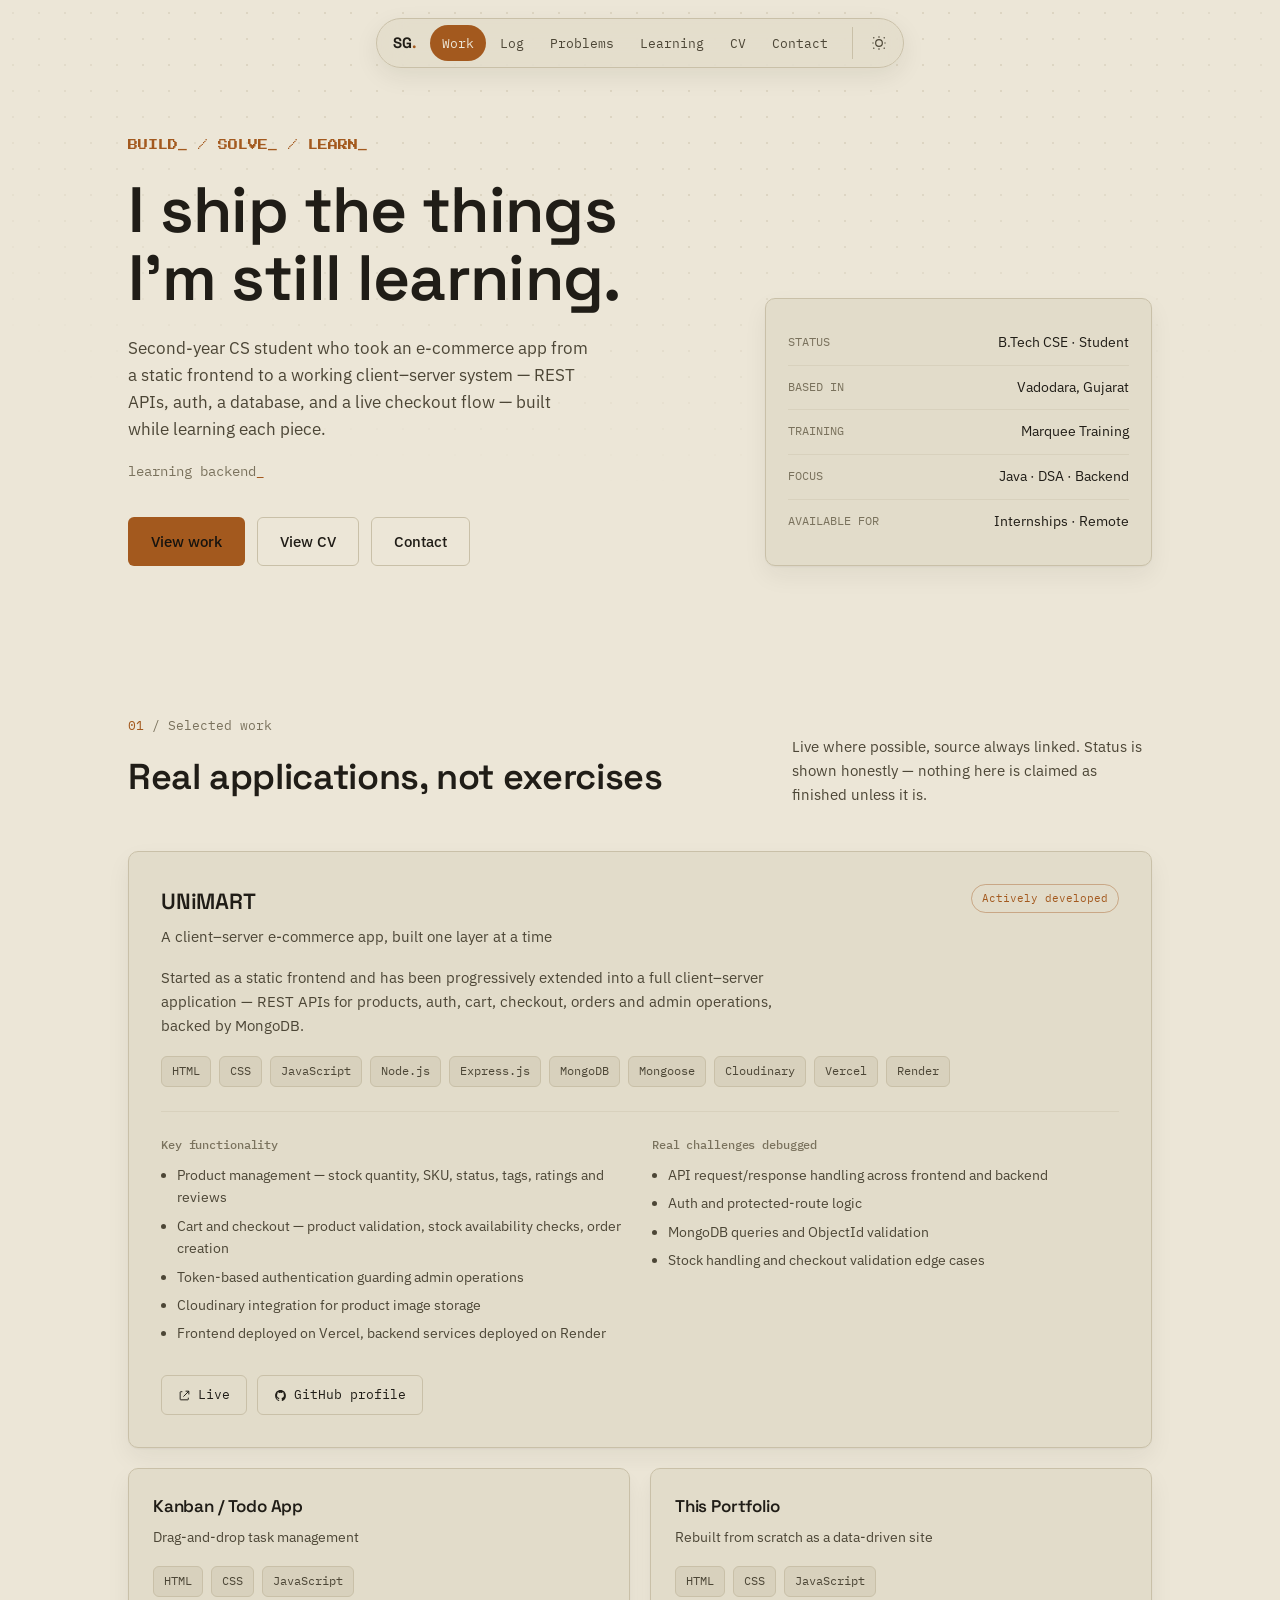
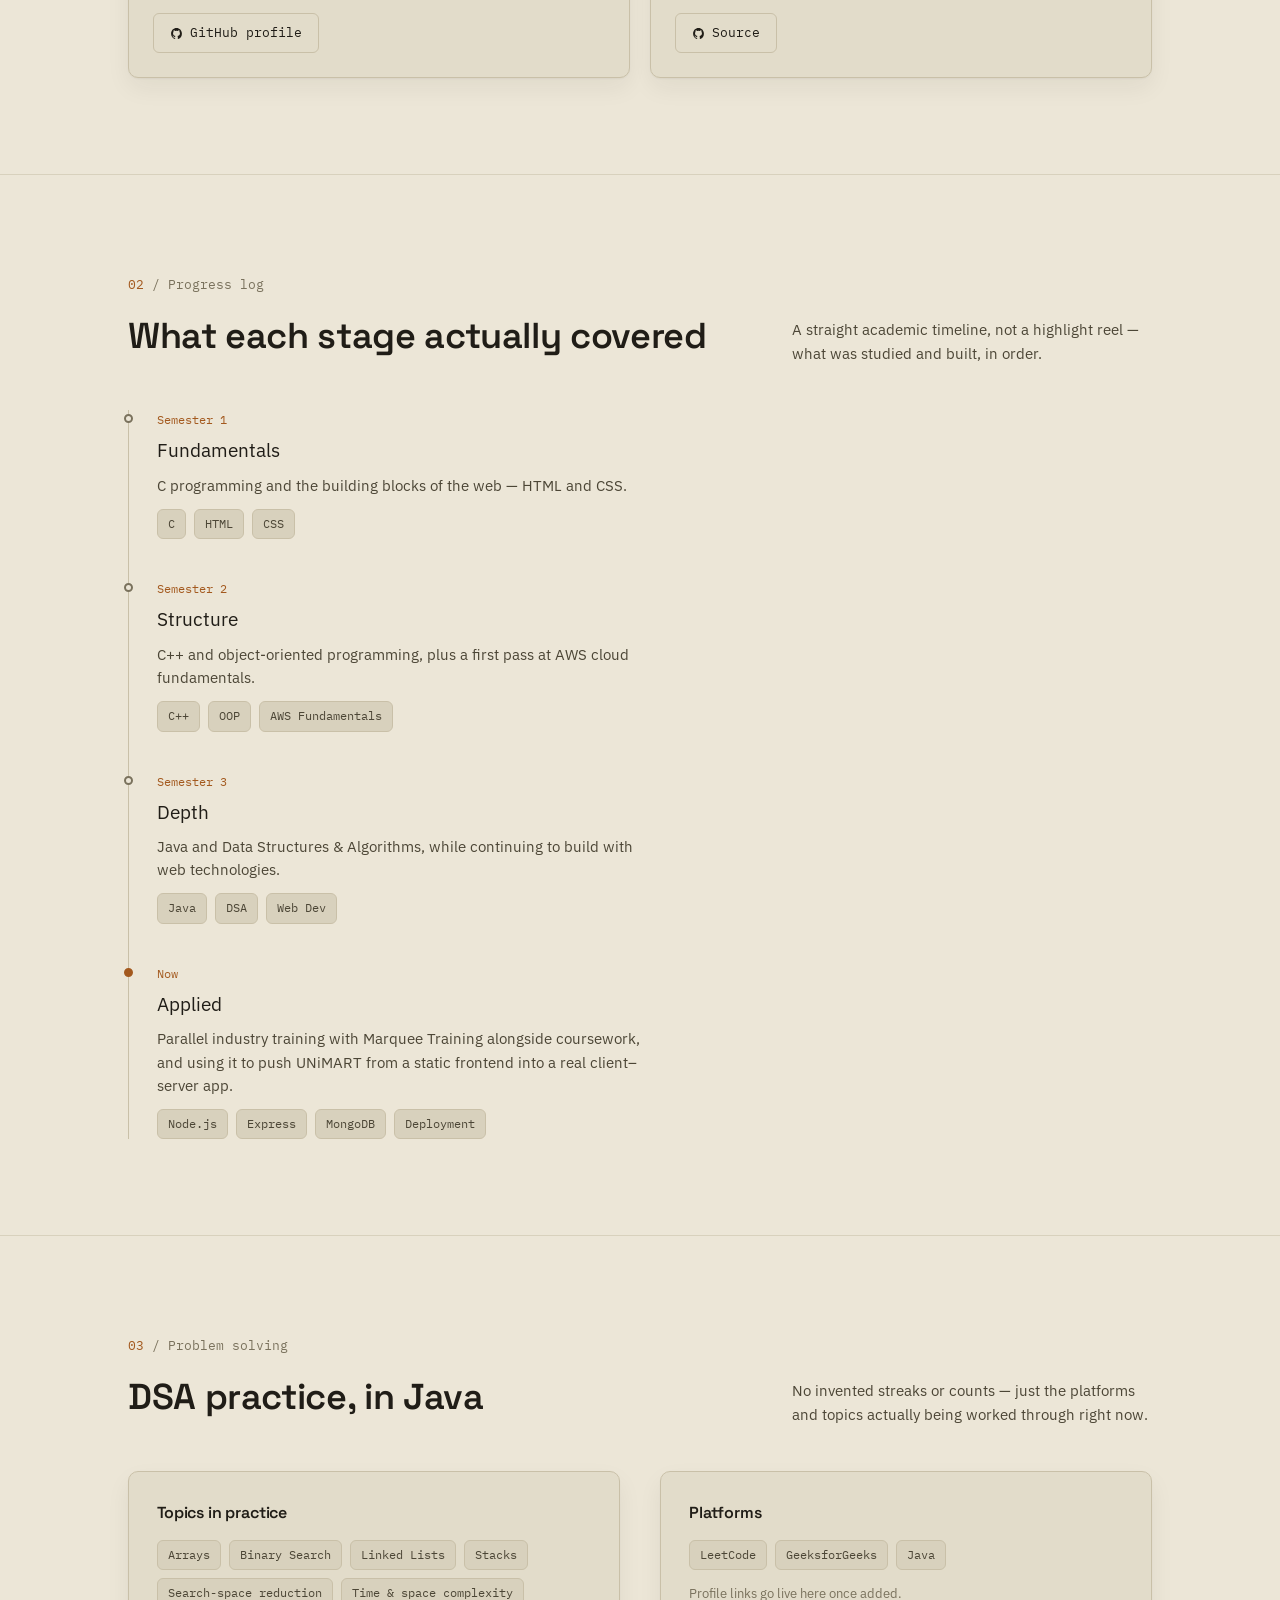
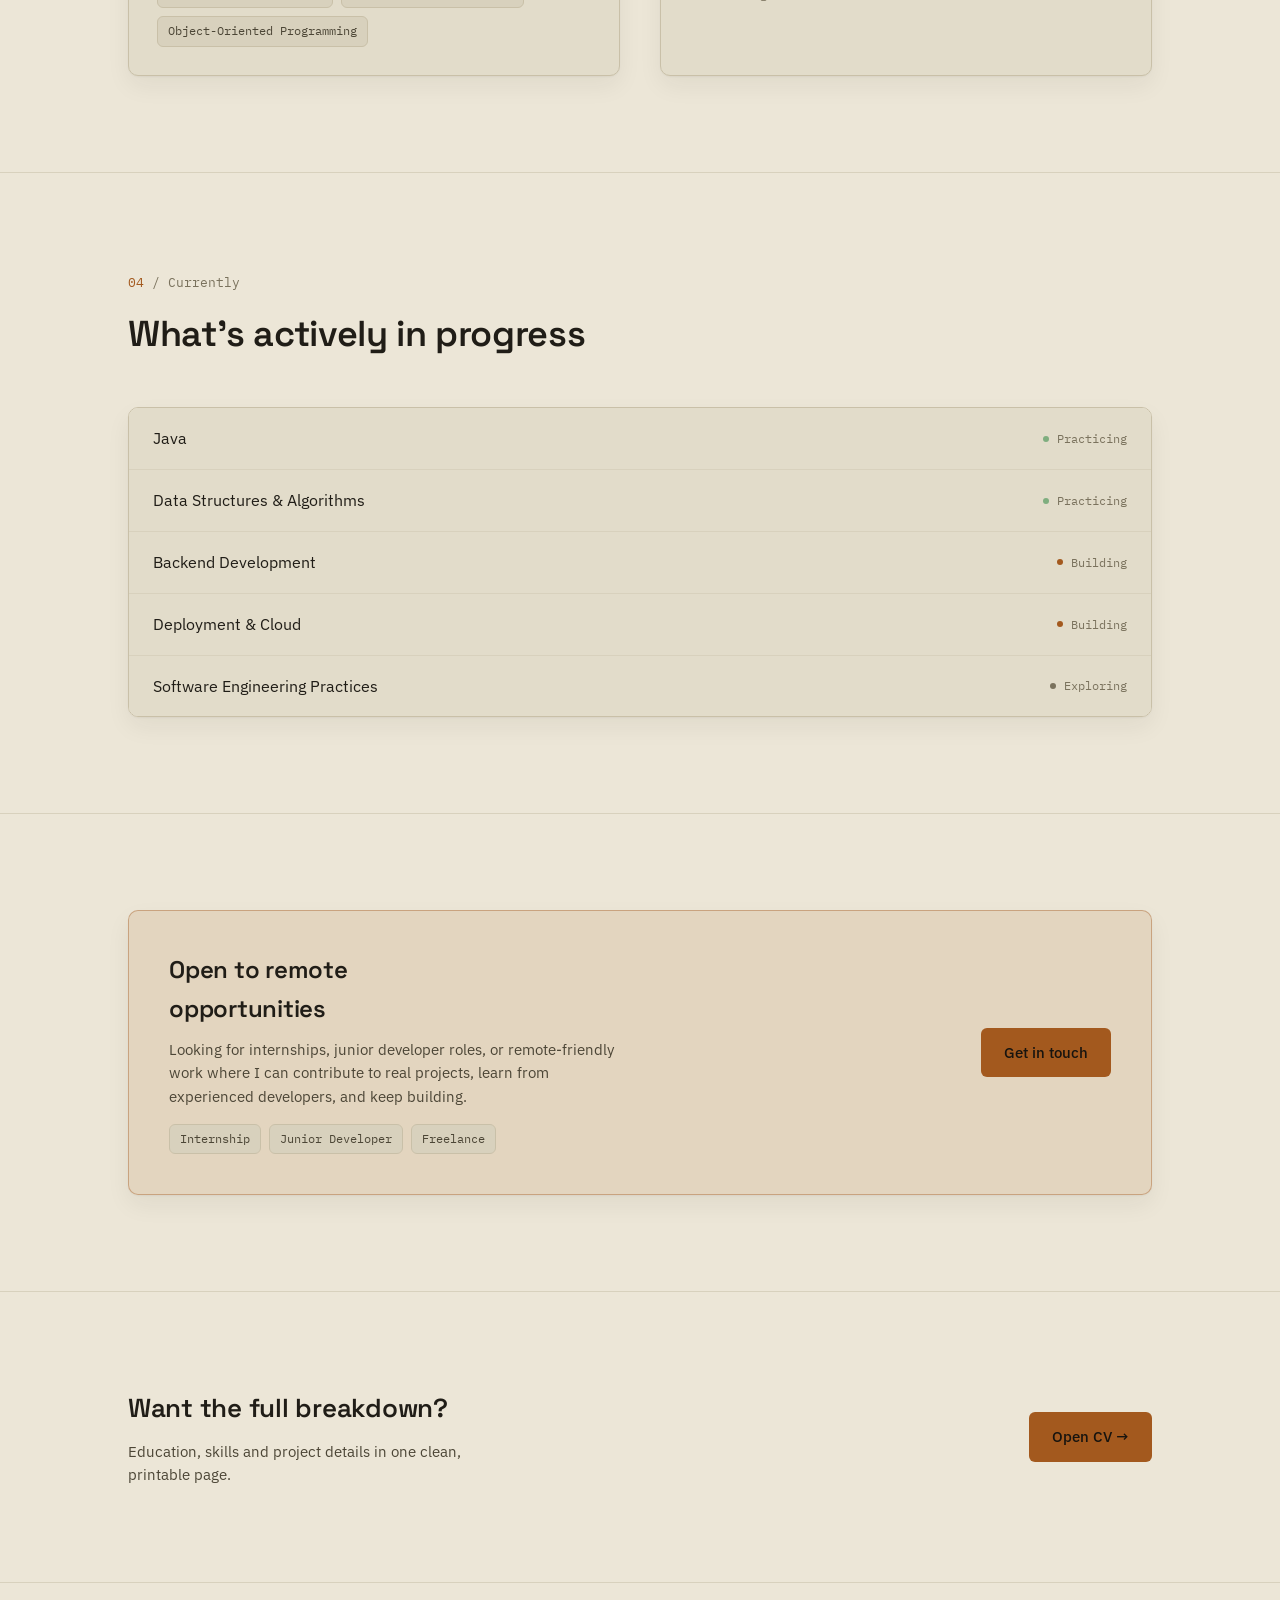
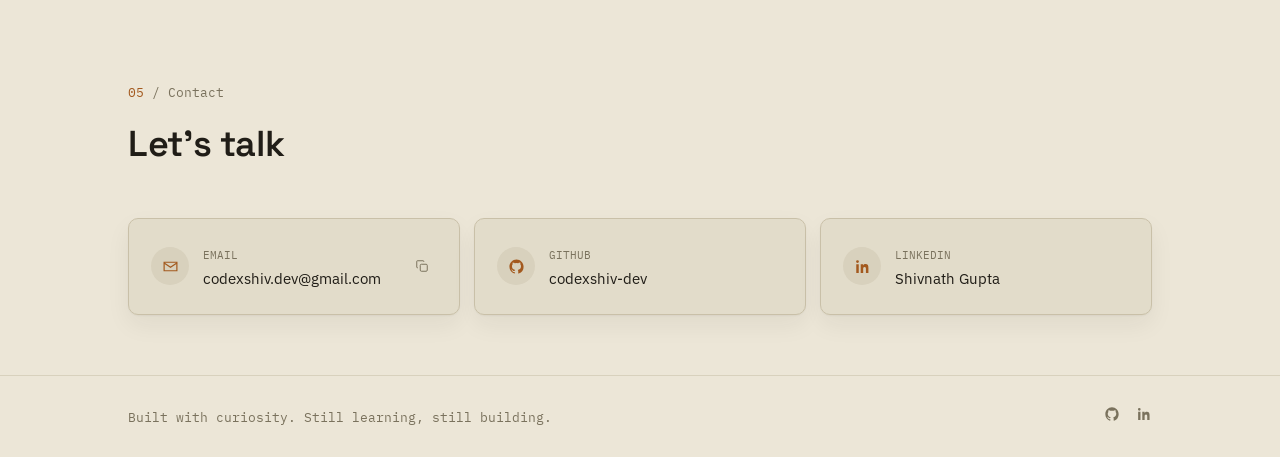
<file: index.html>
<!doctype html>
<html lang="en">
  <head>
    <meta charset="UTF-8" />
    <meta name="viewport" content="width=device-width, initial-scale=1.0" />
    <title>Shivnath Gupta — CS Student &amp; Full-Stack Builder</title>
    <meta
      name="description"
      content="Shivnath Gupta is a B.Tech CS student building real, deployed software — including UNiMART, a full-stack e-commerce app with REST APIs, auth and a database." />
    <meta name="theme-color" content="#131210" />

    <!-- Open Graph -->
    <meta property="og:title" content="Shivnath Gupta — CS Student & Full-Stack Builder" />
    <meta
      property="og:description"
      content="Building real, deployed software while learning — see the projects, the progress log, and the CV." />
    <meta property="og:type" content="website" />
    <meta name="twitter:card" content="summary" />

    <link rel="icon" href="assets/icons/icon.svg" type="image/svg+xml" />
    <link rel="canonical" href="https://sng.com.np/" />

    <link rel="preconnect" href="https://fonts.googleapis.com" />
    <link rel="preconnect" href="https://fonts.gstatic.com" crossorigin />
    <link
      href="https://fonts.googleapis.com/css2?family=Space+Grotesk:wght@500;600;700&family=IBM+Plex+Sans:wght@400;500&family=IBM+Plex+Mono:wght@400;500&family=Press+Start+2P&display=swap"
      rel="stylesheet" />

    <link rel="stylesheet" href="css/style.css" />

    <!-- Applies saved/system theme before first paint — no flash of the wrong theme -->
    <script>
      (function () {
        var saved = localStorage.getItem("theme");
        var wantsLight =
          saved === "light" ||
          (!saved && window.matchMedia("(prefers-color-scheme: light)").matches);
        if (wantsLight) document.documentElement.classList.add("light-init");
      })();
    </script>
  </head>

  <body>
    <div class="texture" aria-hidden="true"></div>

    <!-- NAV -->
    <div class="nav-shell">
      <nav class="nav" aria-label="Primary">
        <a href="#top" class="logo">SG<span class="dot">.</span></a>
        <div class="nav-links" id="navLinks">
          <a href="#work" data-nav>Work</a>
          <a href="#log" data-nav>Log</a>
          <a href="#problems" data-nav>Problems</a>
          <a href="#learning" data-nav>Learning</a>
          <a href="cv.html">CV</a>
          <a href="#contact" data-nav>Contact</a>
        </div>
        <div class="nav-tools">
          <button class="icon-btn" id="themeToggle" aria-label="Toggle light and dark theme">
            <svg id="themeIcon" viewBox="0 0 24 24" fill="none" stroke="currentColor" stroke-width="1.8">
              <path d="M21 12.5A8.5 8.5 0 1 1 11.5 3a7 7 0 0 0 9.5 9.5Z" />
            </svg>
          </button>
          <button class="icon-btn nav-menu-btn" id="menuBtn" aria-label="Open menu">
            <svg viewBox="0 0 24 24" fill="none" stroke="currentColor" stroke-width="1.8">
              <path d="M4 7h16M4 12h16M4 17h16" />
            </svg>
          </button>
        </div>
      </nav>
    </div>

    <div class="mobile-menu" id="mobileMenu">
      <a href="#work" data-nav>Work</a>
      <a href="#log" data-nav>Log</a>
      <a href="#problems" data-nav>Problems</a>
      <a href="#learning" data-nav>Learning</a>
      <a href="cv.html">CV</a>
      <a href="#contact" data-nav>Contact</a>
    </div>

    <!-- HERO -->
    <header class="hero" id="top">
      <div class="wrap hero-grid">
        <div>
          <span class="hero-pixel">BUILD_ / SOLVE_ / LEARN_</span>
          <h1>I ship the things<br />I'm still learning.</h1>
          <p class="hero-sub">
            Second-year CS student who took an e-commerce app from a static
            frontend to a working client&ndash;server system &mdash; REST APIs, auth, a
            database, and a live checkout flow &mdash; built while learning each
            piece.
          </p>
          <p class="hero-role mono"><span id="typingRole"></span><span class="cursor">_</span></p>
          <div class="hero-actions">
            <a href="#work" class="btn btn-solid">View work</a>
            <a href="cv.html" class="btn btn-line">View CV</a>
            <a href="#contact" class="btn btn-line">Contact</a>
          </div>
        </div>

        <div class="hero-panel reveal">
          <div class="hero-panel-row">
            <span class="k">STATUS</span>
            <span class="v">B.Tech CSE · Student</span>
          </div>
          <div class="hero-panel-row">
            <span class="k">BASED IN</span>
            <span class="v">Vadodara, Gujarat</span>
          </div>
          <div class="hero-panel-row">
            <span class="k">TRAINING</span>
            <span class="v">Marquee Training</span>
          </div>
          <div class="hero-panel-row">
            <span class="k">FOCUS</span>
            <span class="v">Java · DSA · Backend</span>
          </div>
          <div class="hero-panel-row">
            <span class="k">AVAILABLE FOR</span>
            <span class="v">Internships · Remote</span>
          </div>
        </div>
      </div>
    </header>

    <!-- WORK -->
    <section id="work">
      <div class="wrap">
        <div class="section-head reveal">
          <div>
            <span class="section-kicker"><span class="n">01</span> / Selected work</span>
            <h2>Real applications, not exercises</h2>
          </div>
          <p class="lede">
            Live where possible, source always linked. Status is shown
            honestly &mdash; nothing here is claimed as finished unless it is.
          </p>
        </div>

        <div id="featuredProjects"></div>
        <div class="projects-more" id="moreProjects"></div>
      </div>
    </section>

    <!-- PROGRESS LOG -->
    <section id="log">
      <div class="wrap">
        <div class="section-head reveal">
          <div>
            <span class="section-kicker"><span class="n">02</span> / Progress log</span>
            <h2>What each stage actually covered</h2>
          </div>
          <p class="lede">
            A straight academic timeline, not a highlight reel &mdash; what was
            studied and built, in order.
          </p>
        </div>
        <div class="log" id="progressLog"></div>
      </div>
    </section>

    <!-- PROBLEM SOLVING -->
    <section id="problems">
      <div class="wrap">
        <div class="section-head reveal">
          <div>
            <span class="section-kicker"><span class="n">03</span> / Problem solving</span>
            <h2>DSA practice, in Java</h2>
          </div>
          <p class="lede">
            No invented streaks or counts &mdash; just the platforms and topics
            actually being worked through right now.
          </p>
        </div>
        <div class="solve-grid" id="solveGrid"></div>
      </div>
    </section>

    <!-- LEARNING -->
    <section id="learning">
      <div class="wrap">
        <div class="section-head reveal">
          <div>
            <span class="section-kicker"><span class="n">04</span> / Currently</span>
            <h2>What's actively in progress</h2>
          </div>
        </div>
        <div class="learn-list" id="learnList"></div>
      </div>
    </section>

    <!-- REMOTE -->
    <section id="remote">
      <div class="wrap reveal" id="remotePanelWrap"></div>
    </section>

    <!-- CV -->
    <section id="cv">
      <div class="wrap cv-cta reveal">
        <div>
          <h2>Want the full breakdown?</h2>
          <p>Education, skills and project details in one clean, printable page.</p>
        </div>
        <a href="cv.html" class="btn btn-solid">Open CV →</a>
      </div>
    </section>

    <!-- CONTACT -->
    <section id="contact" class="contact">
      <div class="wrap">
        <div class="section-head reveal">
          <div>
            <span class="section-kicker"><span class="n">05</span> / Contact</span>
            <h2>Let's talk</h2>
          </div>
        </div>
        <div class="contact-grid" id="contactGrid"></div>
      </div>
    </section>

    <footer>
      <div class="wrap footer-row">
        <span class="footer-note">Built with curiosity. Still learning, still building.</span>
        <div class="footer-links" id="footerLinks"></div>
      </div>
    </footer>

    <div class="copy-toast" id="copyToast">Email copied</div>

    <script src="js/data.js"></script>
    <script src="js/main.js"></script>
  </body>
</html>
</file>
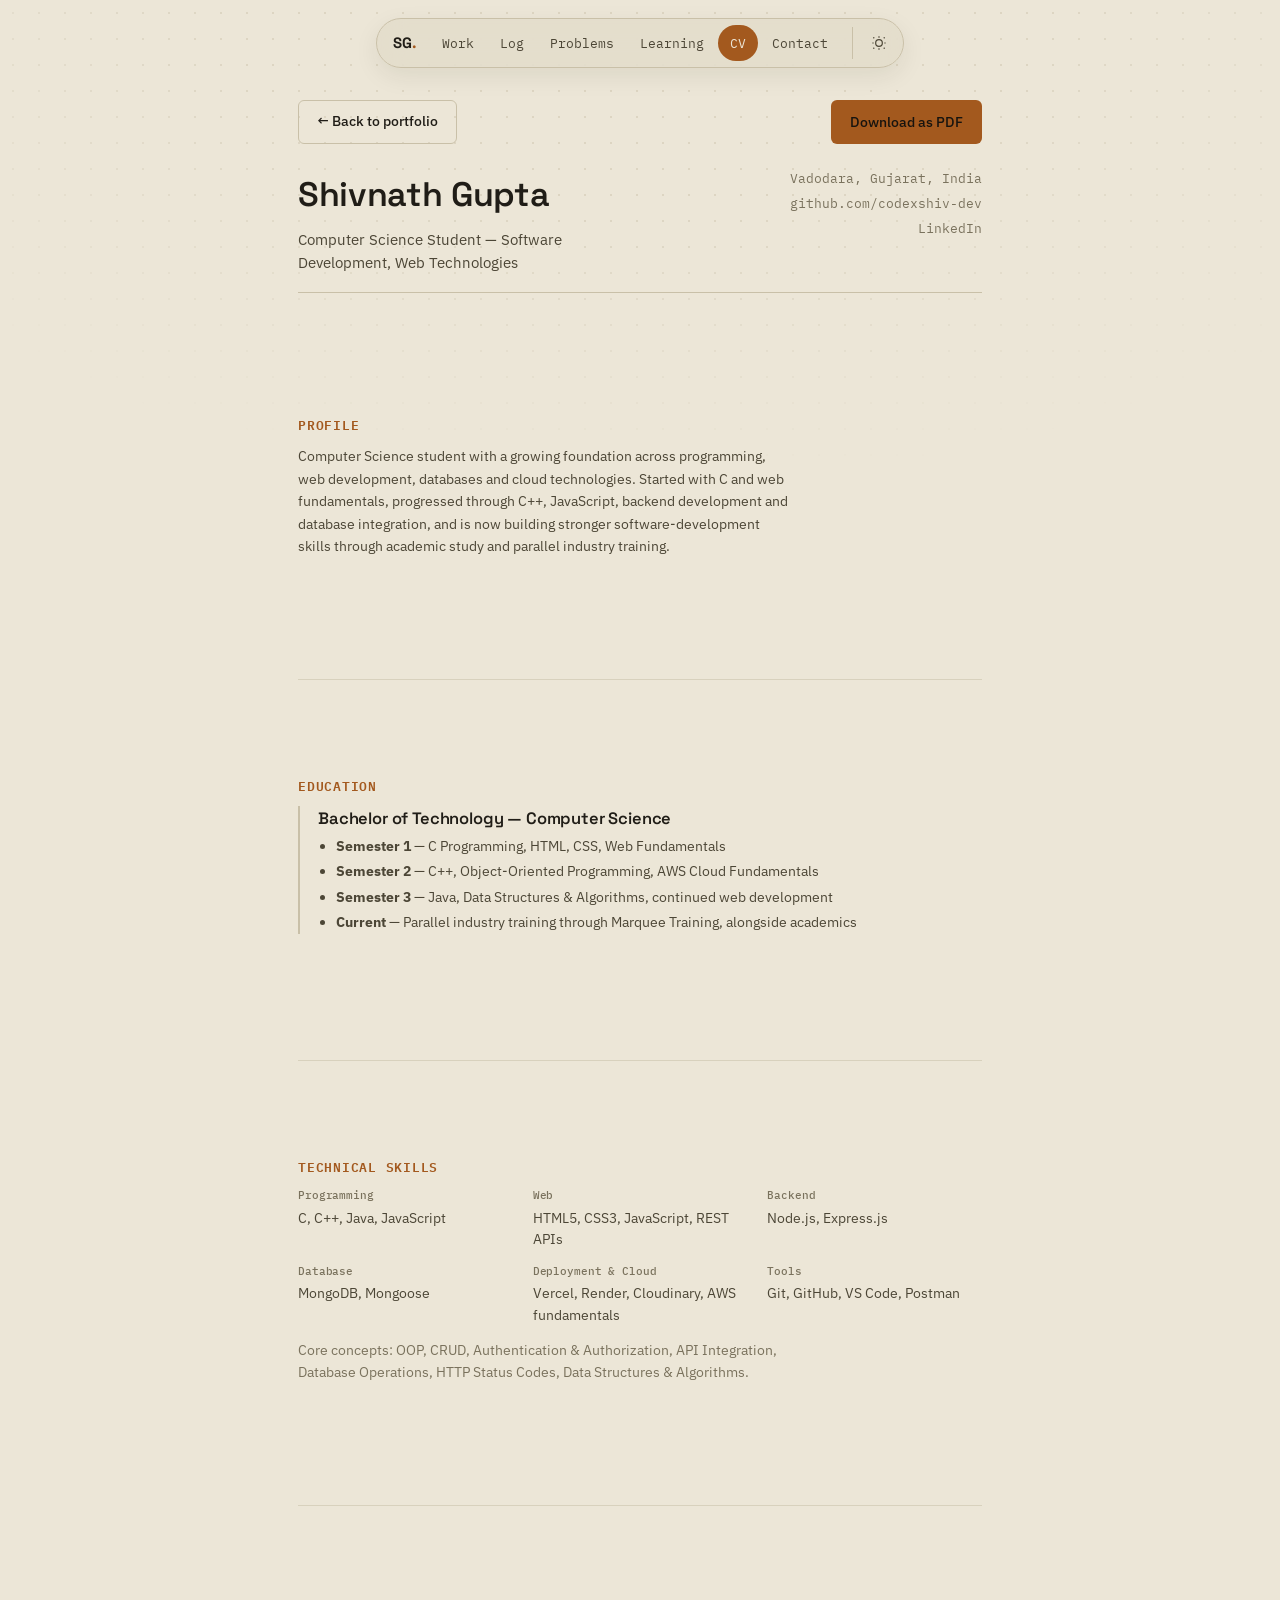
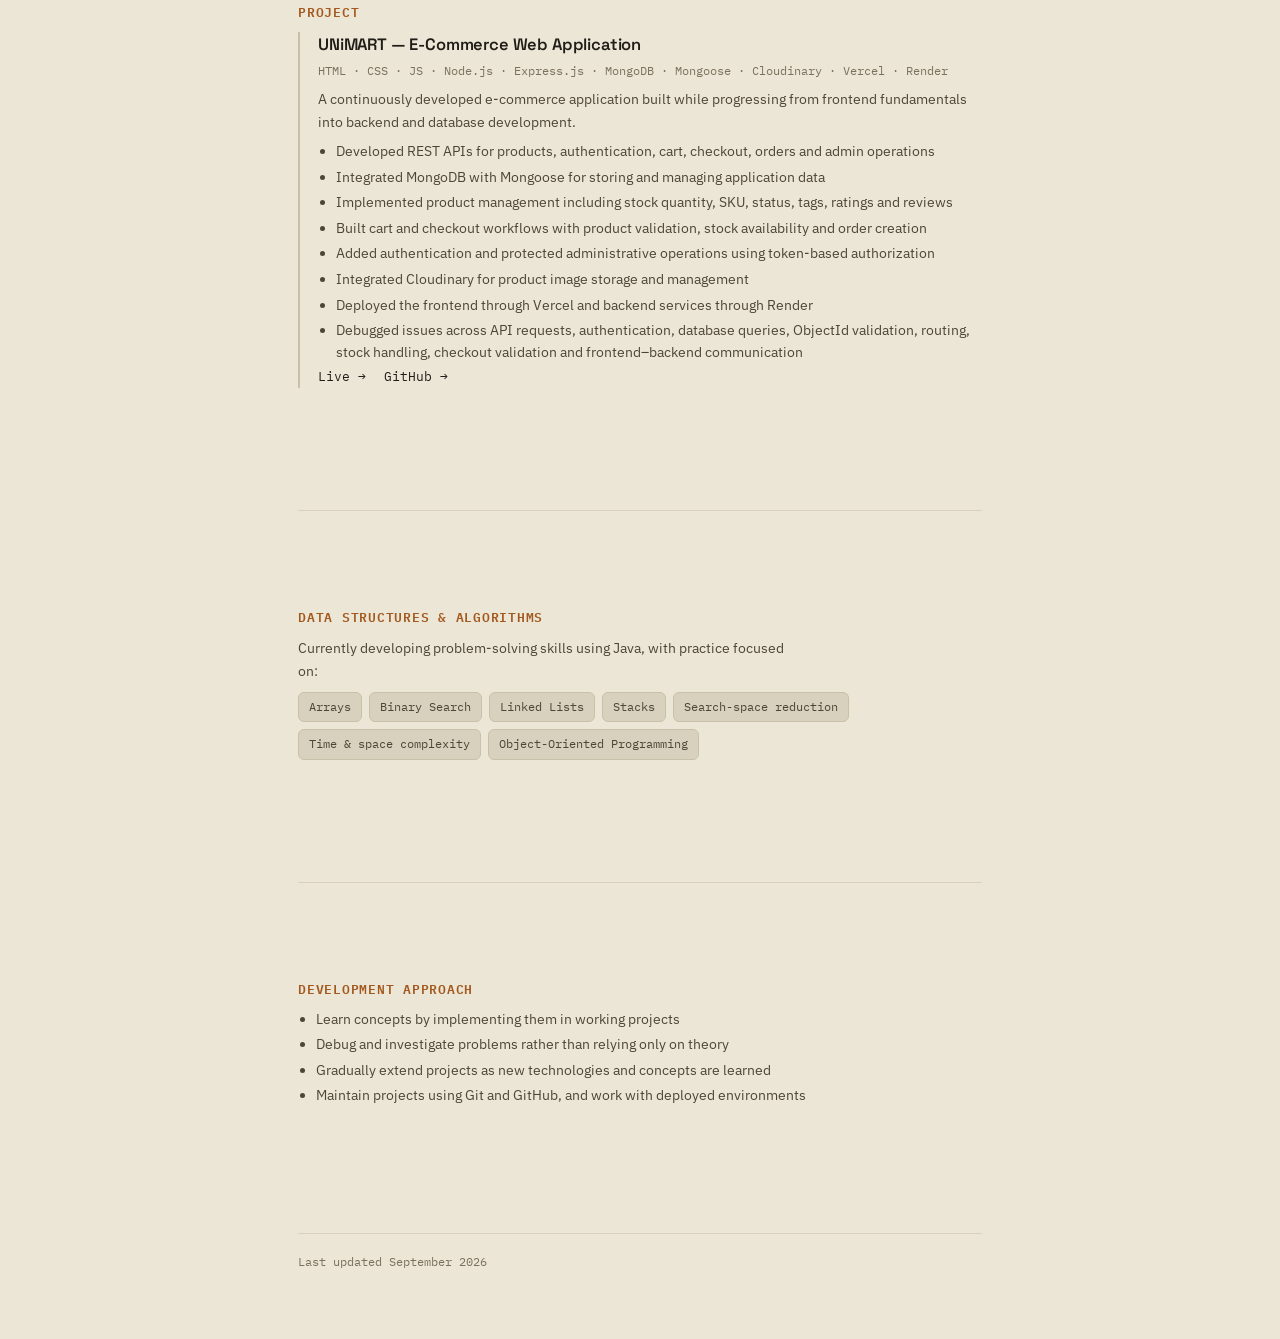
<file: cv.html>
<!doctype html>
<html lang="en">
  <head>
    <meta charset="UTF-8" />
    <meta name="viewport" content="width=device-width, initial-scale=1.0" />
    <title>CV — Shivnath Gupta</title>
    <meta name="description" content="CV of Shivnath Gupta — B.Tech CSE student, web &amp; backend development, UNiMART project." />
    <meta name="theme-color" content="#131210" />
    <link rel="icon" href="assets/icons/icon.svg" type="image/svg+xml" />

    <link rel="preconnect" href="https://fonts.googleapis.com" />
    <link rel="preconnect" href="https://fonts.gstatic.com" crossorigin />
    <link
      href="https://fonts.googleapis.com/css2?family=Space+Grotesk:wght@500;600;700&family=IBM+Plex+Sans:wght@400;500&family=IBM+Plex+Mono:wght@400;500&display=swap"
      rel="stylesheet" />

    <link rel="stylesheet" href="css/style.css" />
    <link rel="stylesheet" href="css/cv.css" />

    <script>
      (function () {
        var saved = localStorage.getItem("theme");
        var wantsLight =
          saved === "light" ||
          (!saved && window.matchMedia("(prefers-color-scheme: light)").matches);
        if (wantsLight) document.documentElement.classList.add("light-init");
      })();
    </script>
  </head>

  <body>
    <div class="texture" aria-hidden="true"></div>

    <div class="nav-shell no-print">
      <nav class="nav" aria-label="Primary">
        <a href="index.html#top" class="logo">SG<span class="dot">.</span></a>
        <div class="nav-links">
          <a href="index.html#work">Work</a>
          <a href="index.html#log">Log</a>
          <a href="index.html#problems">Problems</a>
          <a href="index.html#learning">Learning</a>
          <a href="cv.html" class="active">CV</a>
          <a href="index.html#contact">Contact</a>
        </div>
        <div class="nav-tools">
          <button class="icon-btn" id="themeToggle" aria-label="Toggle light and dark theme">
            <svg id="themeIcon" viewBox="0 0 24 24" fill="none" stroke="currentColor" stroke-width="1.8">
              <path d="M21 12.5A8.5 8.5 0 1 1 11.5 3a7 7 0 0 0 9.5 9.5Z" />
            </svg>
          </button>
          <button class="icon-btn nav-menu-btn" id="menuBtn" aria-label="Open menu">
            <svg viewBox="0 0 24 24" fill="none" stroke="currentColor" stroke-width="1.8">
              <path d="M4 7h16M4 12h16M4 17h16" />
            </svg>
          </button>
        </div>
      </nav>
    </div>

    <div class="mobile-menu" id="mobileMenu">
      <a href="index.html#work">Work</a>
      <a href="index.html#log">Log</a>
      <a href="index.html#problems">Problems</a>
      <a href="index.html#learning">Learning</a>
      <a href="cv.html" class="active">CV</a>
      <a href="index.html#contact">Contact</a>
    </div>

    <main class="wrap cv-page">
      <div class="cv-actions no-print">
        <a href="index.html#top" class="btn btn-line">← Back to portfolio</a>
        <button class="btn btn-solid" id="printBtn">Download as PDF</button>
      </div>

      <header class="cv-header">
        <div>
          <h1>Shivnath Gupta</h1>
          <p class="cv-role">Computer Science Student — Software Development, Web Technologies</p>
        </div>
        <div class="cv-meta mono">
          <span>Vadodara, Gujarat, India</span>
          <a href="https://github.com/codexshiv-dev" target="_blank" rel="noopener">github.com/codexshiv-dev</a>
          <a href="https://www.linkedin.com/in/shivnath-g-660b09253" target="_blank" rel="noopener">LinkedIn</a>
        </div>
      </header>

      <section class="cv-section">
        <h2>Profile</h2>
        <p>
          Computer Science student with a growing foundation across programming,
          web development, databases and cloud technologies. Started with C and
          web fundamentals, progressed through C++, JavaScript, backend
          development and database integration, and is now building stronger
          software-development skills through academic study and parallel
          industry training.
        </p>
      </section>

      <section class="cv-section">
        <h2>Education</h2>
        <div class="cv-entry">
          <div class="cv-entry-head">
            <h3>Bachelor of Technology — Computer Science</h3>
          </div>
          <ul class="cv-list">
            <li><strong>Semester 1</strong> — C Programming, HTML, CSS, Web Fundamentals</li>
            <li><strong>Semester 2</strong> — C++, Object-Oriented Programming, AWS Cloud Fundamentals</li>
            <li><strong>Semester 3</strong> — Java, Data Structures &amp; Algorithms, continued web development</li>
            <li><strong>Current</strong> — Parallel industry training through Marquee Training, alongside academics</li>
          </ul>
        </div>
      </section>

      <section class="cv-section">
        <h2>Technical Skills</h2>
        <div class="cv-skill-grid">
          <div><h4>Programming</h4><p>C, C++, Java, JavaScript</p></div>
          <div><h4>Web</h4><p>HTML5, CSS3, JavaScript, REST APIs</p></div>
          <div><h4>Backend</h4><p>Node.js, Express.js</p></div>
          <div><h4>Database</h4><p>MongoDB, Mongoose</p></div>
          <div><h4>Deployment &amp; Cloud</h4><p>Vercel, Render, Cloudinary, AWS fundamentals</p></div>
          <div><h4>Tools</h4><p>Git, GitHub, VS Code, Postman</p></div>
        </div>
        <p class="cv-concepts">
          Core concepts: OOP, CRUD, Authentication &amp; Authorization, API Integration,
          Database Operations, HTTP Status Codes, Data Structures &amp; Algorithms.
        </p>
      </section>

      <section class="cv-section">
        <h2>Project</h2>
        <div class="cv-entry">
          <div class="cv-entry-head">
            <h3>UNiMART — E-Commerce Web Application</h3>
            <span class="mono cv-stack-line">HTML · CSS · JS · Node.js · Express.js · MongoDB · Mongoose · Cloudinary · Vercel · Render</span>
          </div>
          <p>
            A continuously developed e-commerce application built while
            progressing from frontend fundamentals into backend and database
            development.
          </p>
          <ul class="cv-list">
            <li>Developed REST APIs for products, authentication, cart, checkout, orders and admin operations</li>
            <li>Integrated MongoDB with Mongoose for storing and managing application data</li>
            <li>Implemented product management including stock quantity, SKU, status, tags, ratings and reviews</li>
            <li>Built cart and checkout workflows with product validation, stock availability and order creation</li>
            <li>Added authentication and protected administrative operations using token-based authorization</li>
            <li>Integrated Cloudinary for product image storage and management</li>
            <li>Deployed the frontend through Vercel and backend services through Render</li>
            <li>Debugged issues across API requests, authentication, database queries, ObjectId validation, routing, stock handling, checkout validation and frontend–backend communication</li>
          </ul>
          <div class="cv-links mono">
            <a href="https://codexshiv-dev.github.io/unimart-ecommerce/" target="_blank" rel="noopener">Live →</a>
            <a href="https://github.com/codexshiv-dev" target="_blank" rel="noopener">GitHub →</a>
          </div>
        </div>
      </section>

      <section class="cv-section">
        <h2>Data Structures &amp; Algorithms</h2>
        <p>Currently developing problem-solving skills using Java, with practice focused on:</p>
        <div class="cv-skill-grid cv-tags">
          <span class="tag">Arrays</span>
          <span class="tag">Binary Search</span>
          <span class="tag">Linked Lists</span>
          <span class="tag">Stacks</span>
          <span class="tag">Search-space reduction</span>
          <span class="tag">Time &amp; space complexity</span>
          <span class="tag">Object-Oriented Programming</span>
        </div>
      </section>

      <section class="cv-section">
        <h2>Development Approach</h2>
        <ul class="cv-list">
          <li>Learn concepts by implementing them in working projects</li>
          <li>Debug and investigate problems rather than relying only on theory</li>
          <li>Gradually extend projects as new technologies and concepts are learned</li>
          <li>Maintain projects using Git and GitHub, and work with deployed environments</li>
        </ul>
      </section>

      <footer class="cv-footer mono no-print">
        <span>Last updated September 2026</span>
      </footer>
    </main>

    <script src="js/data.js"></script>
    <script>
      (function () {
        var root = document.documentElement;
        if (root.classList.contains("light-init")) {
          root.classList.remove("light-init");
          document.body.classList.add("light");
        }
        var btn = document.getElementById("themeToggle");
        var icon = document.getElementById("themeIcon");
        var sunPath = "M12 4V2M12 22v-2M4.9 4.9 3.5 3.5M20.5 20.5l-1.4-1.4M4.9 19.1l-1.4 1.4M20.5 3.5l-1.4 1.4M22 12h-2M4 12H2M12 17a5 5 0 1 0 0-10 5 5 0 0 0 0 10Z";
        var moonPath = "M21 12.5A8.5 8.5 0 1 1 11.5 3a7 7 0 0 0 9.5 9.5Z";
        function paint() {
          var light = document.body.classList.contains("light");
          icon.innerHTML = '<path d="' + (light ? sunPath : moonPath) + '"/>';
        }
        paint();
        btn.addEventListener("click", function () {
          document.body.classList.toggle("light");
          localStorage.setItem("theme", document.body.classList.contains("light") ? "light" : "dark");
          paint();
        });
        document.getElementById("printBtn").addEventListener("click", function () {
          window.print();
        });

        var menuBtn = document.getElementById("menuBtn");
        var mobileMenu = document.getElementById("mobileMenu");
        menuBtn.addEventListener("click", function () {
          mobileMenu.classList.toggle("open");
        });
        Array.prototype.forEach.call(mobileMenu.querySelectorAll("a"), function (a) {
          a.addEventListener("click", function () {
            mobileMenu.classList.remove("open");
          });
        });
      })();
    </script>
  </body>
</html>
</file>
<file: css/style.css>
/* =========================================================
   TOKENS
   ========================================================= */
:root {
  --bg-0: #131210;
  --bg-1: #1b1a17;
  --bg-2: #242220;
  --line: #35322c;
  --line-soft: #24221e;

  --text-0: #f3efe6;
  --text-1: #b9b2a4;
  --text-2: #7d7669;

  --accent: #c9793a;
  --accent-soft: rgba(201, 121, 58, 0.14);
  --accent-line: rgba(201, 121, 58, 0.35);

  --dot: #423e35;
  --dot-opacity: 0.35;
  --card-shadow: none;
  --nav-shadow: 0 8px 30px rgba(0, 0, 0, 0.25);

  --font-display: "Space Grotesk", "Segoe UI", sans-serif;
  --font-body: "IBM Plex Sans", "Segoe UI", sans-serif;
  --font-mono: "IBM Plex Mono", ui-monospace, monospace;
  --font-pixel: "Press Start 2P", var(--font-mono);

  --container: 1080px;
  --radius: 10px;
  --radius-sm: 6px;

  color-scheme: dark;
}

html.light-init,
body.light {
  /* premium paper / technical-workspace tone — warm graphite-tinted
     off-white rather than a flat, bright white */
  --bg-0: #ece6d7;
  --bg-1: #e2dcca;
  --bg-2: #d8d1bd;
  --line: #c9c0a8;
  --line-soft: #d8d1bd;

  --text-0: #201d17;
  --text-1: #4c4636;
  --text-2: #7a725d;

  --accent: #a3591e;
  --accent-soft: rgba(163, 89, 30, 0.12);
  --accent-line: rgba(163, 89, 30, 0.4);

  --dot: #a89c7d;
  --dot-opacity: 0.22;
  --card-shadow: 0 1px 2px rgba(41, 33, 18, 0.05), 0 10px 24px rgba(41, 33, 18, 0.06);
  --nav-shadow: 0 8px 24px rgba(41, 33, 18, 0.08);

  color-scheme: light;
}

* {
  box-sizing: border-box;
}

html {
  scroll-behavior: smooth;
}

@media (prefers-reduced-motion: reduce) {
  html {
    scroll-behavior: auto;
  }
  *,
  *::before,
  *::after {
    animation-duration: 0.001ms !important;
    animation-iteration-count: 1 !important;
    transition-duration: 0.001ms !important;
    scroll-behavior: auto !important;
  }
}

body {
  margin: 0;
  background: var(--bg-0);
  color: var(--text-0);
  font-family: var(--font-body);
  font-size: 16px;
  line-height: 1.6;
  -webkit-font-smoothing: antialiased;
  transition: background 0.3s ease, color 0.3s ease;
  overflow-x: hidden;
}

.wrap {
  max-width: var(--container);
  margin: 0 auto;
  padding: 0 28px;
}

h1,
h2,
h3,
h4 {
  font-family: var(--font-display);
  font-weight: 600;
  margin: 0;
  letter-spacing: -0.01em;
}

p {
  margin: 0;
  color: var(--text-1);
}

a {
  color: inherit;
  text-decoration: none;
}

img {
  max-width: 100%;
  display: block;
}

::selection {
  background: var(--accent-soft);
  color: var(--text-0);
}

:focus-visible {
  outline: 2px solid var(--accent);
  outline-offset: 3px;
  border-radius: 4px;
}

/* subtle dot-grid texture, contained + faint */
.texture {
  position: fixed;
  inset: 0;
  z-index: -1;
  background-image: radial-gradient(var(--dot) 1px, transparent 1px);
  background-size: 26px 26px;
  opacity: var(--dot-opacity);
  mask-image: radial-gradient(ellipse 80% 60% at 50% 0%, #000 40%, transparent 90%);
  transition: opacity 0.3s ease;
}

.mono {
  font-family: var(--font-mono);
}

.section-kicker {
  display: inline-flex;
  align-items: center;
  gap: 8px;
  font-family: var(--font-mono);
  font-size: 12.5px;
  color: var(--text-2);
  margin-bottom: 14px;
}

.section-kicker .n {
  color: var(--accent);
}

.section-head {
  display: flex;
  align-items: flex-end;
  justify-content: space-between;
  gap: 24px;
  margin-bottom: 44px;
  flex-wrap: wrap;
}

.section-head h2 {
  font-size: clamp(26px, 3.4vw, 36px);
}

.section-head .lede {
  max-width: 360px;
  font-size: 15px;
}

section {
  padding: 96px 0;
  border-top: 1px solid var(--line-soft);
}

section:first-of-type {
  border-top: none;
}

/* =========================================================
   NAV
   ========================================================= */
.nav-shell {
  position: fixed;
  top: 18px;
  left: 0;
  right: 0;
  z-index: 100;
  display: flex;
  justify-content: center;
  pointer-events: none;
}

.nav {
  pointer-events: auto;
  display: flex;
  align-items: center;
  gap: 4px;
  background: color-mix(in srgb, var(--bg-1) 78%, transparent);
  border: 1px solid var(--line);
  backdrop-filter: blur(14px);
  -webkit-backdrop-filter: blur(14px);
  border-radius: 999px;
  padding: 6px 8px 6px 16px;
  box-shadow: var(--nav-shadow);
  transition: background 0.3s ease, border-color 0.3s ease;
}

.nav .logo {
  font-family: var(--font-display);
  font-weight: 700;
  font-size: 15px;
  letter-spacing: 0.02em;
  margin-right: 10px;
  color: var(--text-0);
}

.nav .logo .dot {
  color: var(--accent);
}

.nav-links {
  display: flex;
  align-items: center;
  gap: 2px;
}

.nav-links a {
  font-family: var(--font-mono);
  font-size: 12.5px;
  color: var(--text-1);
  padding: 8px 12px;
  border-radius: 999px;
  transition: color 0.2s ease, background 0.2s ease;
  white-space: nowrap;
}

.nav-links a:hover {
  color: var(--text-0);
}

.nav-links a.active {
  color: var(--bg-0);
  background: var(--accent);
}

.nav-tools {
  display: flex;
  align-items: center;
  gap: 4px;
  margin-left: 8px;
  padding-left: 10px;
  border-left: 1px solid var(--line);
}

.icon-btn {
  width: 32px;
  height: 32px;
  display: grid;
  place-items: center;
  border-radius: 50%;
  border: none;
  background: transparent;
  color: var(--text-1);
  cursor: pointer;
  transition: background 0.2s ease, color 0.2s ease;
}

.icon-btn:hover {
  background: var(--bg-2);
  color: var(--text-0);
}

.icon-btn svg {
  width: 16px;
  height: 16px;
}

.nav-menu-btn {
  display: none;
}

@media (max-width: 760px) {
  .nav-links {
    display: none;
  }
  .nav-menu-btn {
    display: grid;
  }
  .nav {
    padding: 6px 8px;
  }
  .nav .logo {
    margin-left: 4px;
  }
}

.mobile-menu {
  position: fixed;
  inset: 0;
  z-index: 99;
  background: color-mix(in srgb, var(--bg-0) 96%, transparent);
  backdrop-filter: blur(10px);
  display: none;
  flex-direction: column;
  align-items: center;
  justify-content: center;
  gap: 6px;
}

.mobile-menu.open {
  display: flex;
}

.mobile-menu a {
  font-family: var(--font-display);
  font-size: 26px;
  padding: 12px 0;
  color: var(--text-1);
}

.mobile-menu a.active {
  color: var(--accent);
}

/* =========================================================
   HERO
   ========================================================= */
.hero {
  padding: 132px 0 50px;
  border-top: none;
}

.hero-grid {
  display: grid;
  grid-template-columns: 1.5fr 1fr;
  gap: 56px;
  align-items: end;
}

.hero-pixel {
  font-family: var(--font-pixel);
  font-size: 10px;
  color: var(--accent);
  line-height: 1.9;
  margin-bottom: 22px;
  display: inline-block;
}

.hero h1 {
  font-size: clamp(38px, 6vw, 64px);
  line-height: 1.06;
  max-width: 14ch;
}

.hero-sub {
  margin-top: 22px;
  font-size: 17px;
  max-width: 46ch;
  color: var(--text-1);
}

.hero-role {
  margin-top: 18px;
  font-family: var(--font-mono);
  font-size: 13.5px;
  color: var(--text-2);
  min-height: 18px;
}

.hero-role .cursor {
  color: var(--accent);
}

.hero-actions {
  display: flex;
  gap: 12px;
  margin-top: 34px;
  flex-wrap: wrap;
}

.btn {
  font-family: var(--font-body);
  font-size: 14.5px;
  font-weight: 500;
  padding: 12px 22px;
  border-radius: var(--radius-sm);
  border: 1px solid transparent;
  cursor: pointer;
  display: inline-flex;
  align-items: center;
  gap: 8px;
  transition: transform 0.15s ease, background 0.2s ease, border-color 0.2s ease, opacity 0.2s ease;
}

.btn:active {
  transform: translateY(1px);
}

.btn-solid {
  background: var(--accent);
  color: #17140f;
}

.btn-solid:hover {
  opacity: 0.88;
}

.btn-line {
  border-color: var(--line);
  color: var(--text-0);
}

.btn-line:hover {
  border-color: var(--accent-line);
  background: var(--accent-soft);
}

.hero-panel {
  box-shadow: var(--card-shadow);
  border: 1px solid var(--line);
  border-radius: var(--radius);
  background: var(--bg-1);
  padding: 22px;
}

.hero-panel-row {
  display: flex;
  justify-content: space-between;
  padding: 11px 0;
  border-bottom: 1px solid var(--line-soft);
  font-size: 13.5px;
}

.hero-panel-row:last-child {
  border-bottom: none;
}

.hero-panel-row .k {
  color: var(--text-2);
  font-family: var(--font-mono);
  font-size: 12px;
}

.hero-panel-row .v {
  color: var(--text-0);
  text-align: right;
}

/* =========================================================
   PROJECTS
   ========================================================= */
.project {
  box-shadow: var(--card-shadow);
  border: 1px solid var(--line);
  border-radius: var(--radius);
  background: var(--bg-1);
  padding: 32px;
  margin-bottom: 20px;
  transition: border-color 0.25s ease, transform 0.25s ease;
}

.project:hover {
  border-color: var(--accent-line);
}

.project-top {
  display: flex;
  justify-content: space-between;
  align-items: flex-start;
  gap: 20px;
  flex-wrap: wrap;
}

.project-name {
  font-size: 22px;
  margin-bottom: 6px;
}

.project-tagline {
  color: var(--text-1);
  font-size: 14.5px;
}

.status-pill {
  font-family: var(--font-mono);
  font-size: 11px;
  padding: 5px 10px;
  border-radius: 999px;
  border: 1px solid var(--accent-line);
  color: var(--accent);
  white-space: nowrap;
}

.project-desc {
  margin-top: 18px;
  max-width: 68ch;
  font-size: 15px;
}

.project-stack {
  display: flex;
  flex-wrap: wrap;
  gap: 8px;
  margin-top: 18px;
}

.tag {
  font-family: var(--font-mono);
  font-size: 11.5px;
  padding: 5px 10px;
  border-radius: var(--radius-sm);
  background: var(--bg-2);
  color: var(--text-1);
  border: 1px solid var(--line);
}

.project-details {
  display: grid;
  grid-template-columns: 1fr 1fr;
  gap: 24px;
  margin-top: 24px;
  padding-top: 24px;
  border-top: 1px solid var(--line-soft);
}

.project-details h4 {
  font-family: var(--font-mono);
  font-size: 11.5px;
  color: var(--text-2);
  font-weight: 500;
  margin-bottom: 10px;
  text-transform: none;
}

.project-details ul {
  margin: 0;
  padding-left: 16px;
  font-size: 14px;
  color: var(--text-1);
}

.project-details li {
  margin-bottom: 6px;
}

.project-links {
  display: flex;
  gap: 10px;
  margin-top: 24px;
  flex-wrap: wrap;
}

.project-link {
  font-family: var(--font-mono);
  font-size: 13px;
  padding: 9px 16px;
  border-radius: var(--radius-sm);
  border: 1px solid var(--line);
  display: inline-flex;
  align-items: center;
  gap: 7px;
  transition: border-color 0.2s ease, background 0.2s ease;
}

.project-link:hover {
  border-color: var(--accent-line);
  background: var(--accent-soft);
}

.project-link svg {
  width: 13px;
  height: 13px;
}

.projects-more {
  display: grid;
  grid-template-columns: 1fr 1fr;
  gap: 20px;
}

.project-mini {
  box-shadow: var(--card-shadow);
  border: 1px solid var(--line);
  border-radius: var(--radius);
  background: var(--bg-1);
  padding: 24px;
}

.project-mini h3 {
  font-size: 17px;
  margin-bottom: 6px;
}

.project-mini p {
  font-size: 13.5px;
}

.project-mini .project-links {
  margin-top: 16px;
}

@media (max-width: 760px) {
  .project-details,
  .projects-more {
    grid-template-columns: 1fr;
  }
}

/* =========================================================
   PROGRESS LOG (timeline)
   ========================================================= */
.log {
  position: relative;
  padding-left: 28px;
  border-left: 1px solid var(--line);
}

.log-item {
  position: relative;
  padding-bottom: 40px;
}

.log-item:last-child {
  padding-bottom: 0;
}

.log-dot {
  position: absolute;
  left: -33px;
  top: 4px;
  width: 9px;
  height: 9px;
  border-radius: 50%;
  background: var(--bg-0);
  border: 2px solid var(--text-2);
}

.log-item.current .log-dot {
  border-color: var(--accent);
  background: var(--accent);
}

.log-stage {
  font-family: var(--font-mono);
  font-size: 12px;
  color: var(--accent);
  margin-bottom: 6px;
}

.log-title {
  font-size: 19px;
  margin-bottom: 8px;
}

.log-detail {
  font-size: 14.5px;
  max-width: 56ch;
}

.log-tags {
  display: flex;
  gap: 8px;
  flex-wrap: wrap;
  margin-top: 12px;
}

/* =========================================================
   PROBLEM SOLVING
   ========================================================= */
.solve-grid {
  display: grid;
  grid-template-columns: 1fr 1fr;
  gap: 40px;
}

.solve-card {
  box-shadow: var(--card-shadow);
  border: 1px solid var(--line);
  border-radius: var(--radius);
  background: var(--bg-1);
  padding: 28px;
}

.solve-card h3 {
  font-size: 16px;
  margin-bottom: 14px;
}

.solve-topics {
  display: flex;
  flex-wrap: wrap;
  gap: 8px;
}

.solve-links {
  display: flex;
  gap: 10px;
  margin-top: 18px;
  flex-wrap: wrap;
}

.solve-empty-note {
  font-size: 13px;
  color: var(--text-2);
  font-style: normal;
}

@media (max-width: 760px) {
  .solve-grid {
    grid-template-columns: 1fr;
  }
}

/* =========================================================
   LEARNING
   ========================================================= */
.learn-list {
  box-shadow: var(--card-shadow);
  display: flex;
  flex-direction: column;
  border: 1px solid var(--line);
  border-radius: var(--radius);
  overflow: hidden;
}

.learn-row {
  display: flex;
  align-items: center;
  justify-content: space-between;
  padding: 18px 24px;
  background: var(--bg-1);
}

.learn-row:not(:last-child) {
  border-bottom: 1px solid var(--line-soft);
}

.learn-topic {
  font-size: 15.5px;
  color: var(--text-0);
}

.learn-status {
  display: flex;
  align-items: center;
  gap: 8px;
  font-family: var(--font-mono);
  font-size: 12px;
  color: var(--text-2);
}

.learn-status .led {
  width: 6px;
  height: 6px;
  border-radius: 50%;
  background: var(--text-2);
}

.learn-status.building .led {
  background: var(--accent);
}

.learn-status.practicing .led {
  background: #7fae7f;
}

/* =========================================================
   REMOTE
   ========================================================= */
.remote-panel {
  box-shadow: var(--card-shadow);
  border: 1px solid var(--accent-line);
  background: var(--accent-soft);
  border-radius: var(--radius);
  padding: 40px;
  display: flex;
  justify-content: space-between;
  align-items: center;
  gap: 32px;
  flex-wrap: wrap;
}

.remote-panel h2 {
  font-size: 24px;
  max-width: 20ch;
}

.remote-panel p {
  margin-top: 10px;
  max-width: 52ch;
  font-size: 14.5px;
}

.remote-types {
  display: flex;
  gap: 8px;
  flex-wrap: wrap;
  margin-top: 16px;
}

/* =========================================================
   CV / CONTACT CTA
   ========================================================= */
.cv-cta {
  display: flex;
  align-items: center;
  justify-content: space-between;
  gap: 32px;
  flex-wrap: wrap;
}

.cv-cta h2 {
  font-size: 26px;
}

.cv-cta p {
  margin-top: 10px;
  max-width: 42ch;
  font-size: 14.5px;
}

.contact {
  padding-bottom: 60px;
}

.contact-grid {
  display: flex;
  gap: 14px;
  flex-wrap: wrap;
}

.contact-card {
  box-shadow: var(--card-shadow);
  position: relative;
  flex: 1;
  min-width: 220px;
  border: 1px solid var(--line);
  border-radius: var(--radius);
  background: var(--bg-1);
  padding: 22px;
  display: flex;
  align-items: center;
  gap: 14px;
  transition: border-color 0.2s ease, background 0.2s ease;
}

.contact-card:hover {
  border-color: var(--accent-line);
}

.contact-card-hit {
  position: absolute;
  inset: 0;
  z-index: 1;
  border-radius: inherit;
}

.contact-card .icon-circle {
  width: 38px;
  height: 38px;
  border-radius: 50%;
  background: var(--bg-2);
  display: grid;
  place-items: center;
  flex-shrink: 0;
  position: relative;
}

.contact-card .icon-circle svg {
  width: 17px;
  height: 17px;
  color: var(--accent);
}

.contact-card-text {
  position: relative;
  min-width: 0;
  overflow-wrap: anywhere;
}

.contact-card .label {
  font-family: var(--font-mono);
  font-size: 11px;
  color: var(--text-2);
}

.contact-card .value {
  font-size: 14.5px;
  color: var(--text-0);
  margin-top: 2px;
  word-break: break-word;
}

.copy-btn {
  position: relative;
  z-index: 2;
  margin-left: auto;
  width: 30px;
  height: 30px;
  flex-shrink: 0;
  display: grid;
  place-items: center;
  border-radius: 50%;
  border: 1px solid transparent;
  background: transparent;
  color: var(--text-2);
  cursor: pointer;
  transition: background 0.2s ease, color 0.2s ease, border-color 0.2s ease;
}

.copy-btn:hover {
  color: var(--accent);
  border-color: var(--accent-line);
  background: var(--accent-soft);
}

.copy-btn svg {
  width: 14px;
  height: 14px;
}

.copy-toast {
  position: fixed;
  bottom: 26px;
  left: 50%;
  transform: translateX(-50%) translateY(20px);
  background: var(--bg-2);
  border: 1px solid var(--line);
  color: var(--text-0);
  font-family: var(--font-mono);
  font-size: 12.5px;
  padding: 10px 18px;
  border-radius: 999px;
  opacity: 0;
  pointer-events: none;
  transition: opacity 0.25s ease, transform 0.25s ease;
  z-index: 200;
}

.copy-toast.show {
  opacity: 1;
  transform: translateX(-50%) translateY(0);
}

/* =========================================================
   FOOTER
   ========================================================= */
footer {
  border-top: 1px solid var(--line-soft);
  padding: 28px 0;
}

.footer-row {
  display: flex;
  justify-content: space-between;
  align-items: center;
  gap: 16px;
  flex-wrap: wrap;
}

.footer-note {
  font-family: var(--font-mono);
  font-size: 12.5px;
  color: var(--text-2);
}

.footer-links {
  display: flex;
  gap: 16px;
}

.footer-links a {
  color: var(--text-2);
  transition: color 0.2s ease;
}

.footer-links a:hover {
  color: var(--accent);
}

.footer-links svg {
  width: 16px;
  height: 16px;
}

/* =========================================================
   REVEAL (single, restrained on-scroll reveal)
   ========================================================= */
.reveal {
  opacity: 0;
  transform: translateY(14px);
  transition: opacity 0.6s ease, transform 0.6s ease;
}

.reveal.in {
  opacity: 1;
  transform: translateY(0);
}

/* =========================================================
   RESPONSIVE
   ========================================================= */
@media (max-width: 900px) {
  .hero-grid {
    grid-template-columns: 1fr;
    gap: 36px;
  }
  .hero {
    padding-top: 108px;
  }
}

@media (max-width: 600px) {
  .wrap {
    padding: 0 20px;
  }
  section {
    padding: 25px 0;
  }
  .hero {
    padding-top: 90px;
  }
  .project {
    padding: 22px;
  }
  .remote-panel,
  .cv-cta {
    padding: 26px;
    flex-direction: column;
    align-items: flex-start;
  }
}
</file>
<file: css/cv.css>
.cv-page {
  padding: 100px 0 40px;
  padding-left: clamp(20px, 5vw, 48px);
  padding-right: clamp(20px, 5vw, 48px);
  max-width: 780px;
}

.cv-actions {
  display: flex;
  justify-content: space-between;
  margin-bottom: 24px;
  flex-wrap: wrap;
  gap: 10px;
}

.cv-actions .btn {
  padding: 10px 18px;
  font-size: 13.5px;
}

.cv-header {
  display: flex;
  justify-content: space-between;
  align-items: flex-start;
  gap: 24px;
  padding-bottom: 18px;
  border-bottom: 1px solid var(--line);
  margin-bottom: 26px;
  flex-wrap: wrap;
}

.cv-header h1 {
  font-size: clamp(26px, 4vw, 34px);
}

.cv-role {
  margin-top: 6px;
  font-size: 14.5px;
  color: var(--text-1);
  max-width: 40ch;
}

.cv-meta {
  display: flex;
  flex-direction: column;
  gap: 5px;
  font-size: 12.5px;
  text-align: right;
  color: var(--text-2);
}

.cv-meta a:hover {
  color: var(--accent);
}

.cv-section {
  margin-bottom: 26px;
}

.cv-section h2 {
  font-family: var(--font-mono);
  font-size: 12.5px;
  color: var(--accent);
  text-transform: uppercase;
  letter-spacing: 0.06em;
  margin-bottom: 10px;
}

.cv-section > p {
  font-size: 14px;
  max-width: 62ch;
}

.cv-entry {
  border-left: 2px solid var(--line);
  padding-left: 18px;
}

.cv-entry-head h3 {
  font-size: 16.5px;
  margin-bottom: 3px;
}

.cv-stack-line {
  display: block;
  font-size: 11.5px;
  color: var(--text-2);
  margin-bottom: 8px;
}

.cv-entry > p {
  font-size: 14px;
  margin-bottom: 8px;
}

.cv-list {
  margin: 0;
  padding-left: 18px;
  font-size: 13.5px;
  color: var(--text-1);
}

.cv-list li {
  margin-bottom: 4px;
}

.cv-skill-grid {
  display: grid;
  grid-template-columns: repeat(3, 1fr);
  gap: 12px 20px;
}

.cv-skill-grid h4 {
  font-family: var(--font-mono);
  font-size: 11px;
  color: var(--text-2);
  font-weight: 500;
  margin-bottom: 3px;
}

.cv-skill-grid p {
  font-size: 13.5px;
}

.cv-tags {
  display: flex;
  flex-wrap: wrap;
  gap: 7px;
  margin-top: 10px;
}

.cv-concepts {
  margin-top: 12px;
  font-size: 13px;
  color: var(--text-2);
}

.cv-links {
  display: flex;
  gap: 18px;
  font-size: 13px;
}

.cv-links a:hover {
  color: var(--accent);
}

.cv-footer {
  padding-top: 18px;
  border-top: 1px solid var(--line-soft);
  font-size: 12px;
  color: var(--text-2);
}

@media (max-width: 640px) {
  .cv-header {
    flex-direction: column;
  }
  .cv-meta {
    text-align: left;
    width: 100%;
  }
  .cv-meta a,
  .cv-meta span {
    overflow-wrap: anywhere;
  }
  .cv-skill-grid {
    grid-template-columns: 1fr 1fr;
  }
}

@media (max-width: 400px) {
  .cv-actions .btn {
    padding: 9px 12px;
    font-size: 12.5px;
    gap: 5px;
  }
}

@media (max-width: 480px) {
  .cv-page {
    padding-top: 100px;
  }
  .cv-skill-grid {
    grid-template-columns: 1fr;
  }
  .cv-entry {
    padding-left: 14px;
  }
  .cv-links {
    flex-direction: column;
    gap: 8px;
  }
}

/* =========================================================
   PRINT
   ========================================================= */
@media print {
  @page {
    size: A4;
    margin: 14mm 12mm;
  }

  .texture,
  .nav-shell,
  .no-print,
  .mobile-menu {
    display: none !important;
  }

  html,
  body {
    background: #fff;
    color: #111;
  }

  .cv-page {
    padding: 0;
    max-width: 100%;
  }

  .cv-header {
    margin-bottom: 16px;
    padding-bottom: 12px;
  }

  .cv-section {
    margin-bottom: 14px;
  }

  .cv-section h2 {
    color: #a3591e;
    margin-bottom: 6px;
  }

  .cv-entry > p,
  .cv-section > p {
    margin-bottom: 6px;
  }

  .cv-list li {
    margin-bottom: 3px;
  }

  .cv-section,
  .cv-entry,
  .cv-header {
    break-inside: avoid;
  }

  .cv-section h2,
  .cv-entry-head {
    break-after: avoid;
  }

  a {
    color: #111 !important;
  }

  .tag {
    border: 1px solid #ccc;
    background: none;
    color: #333;
  }

  .cv-footer {
    display: none;
  }
}
</file>
